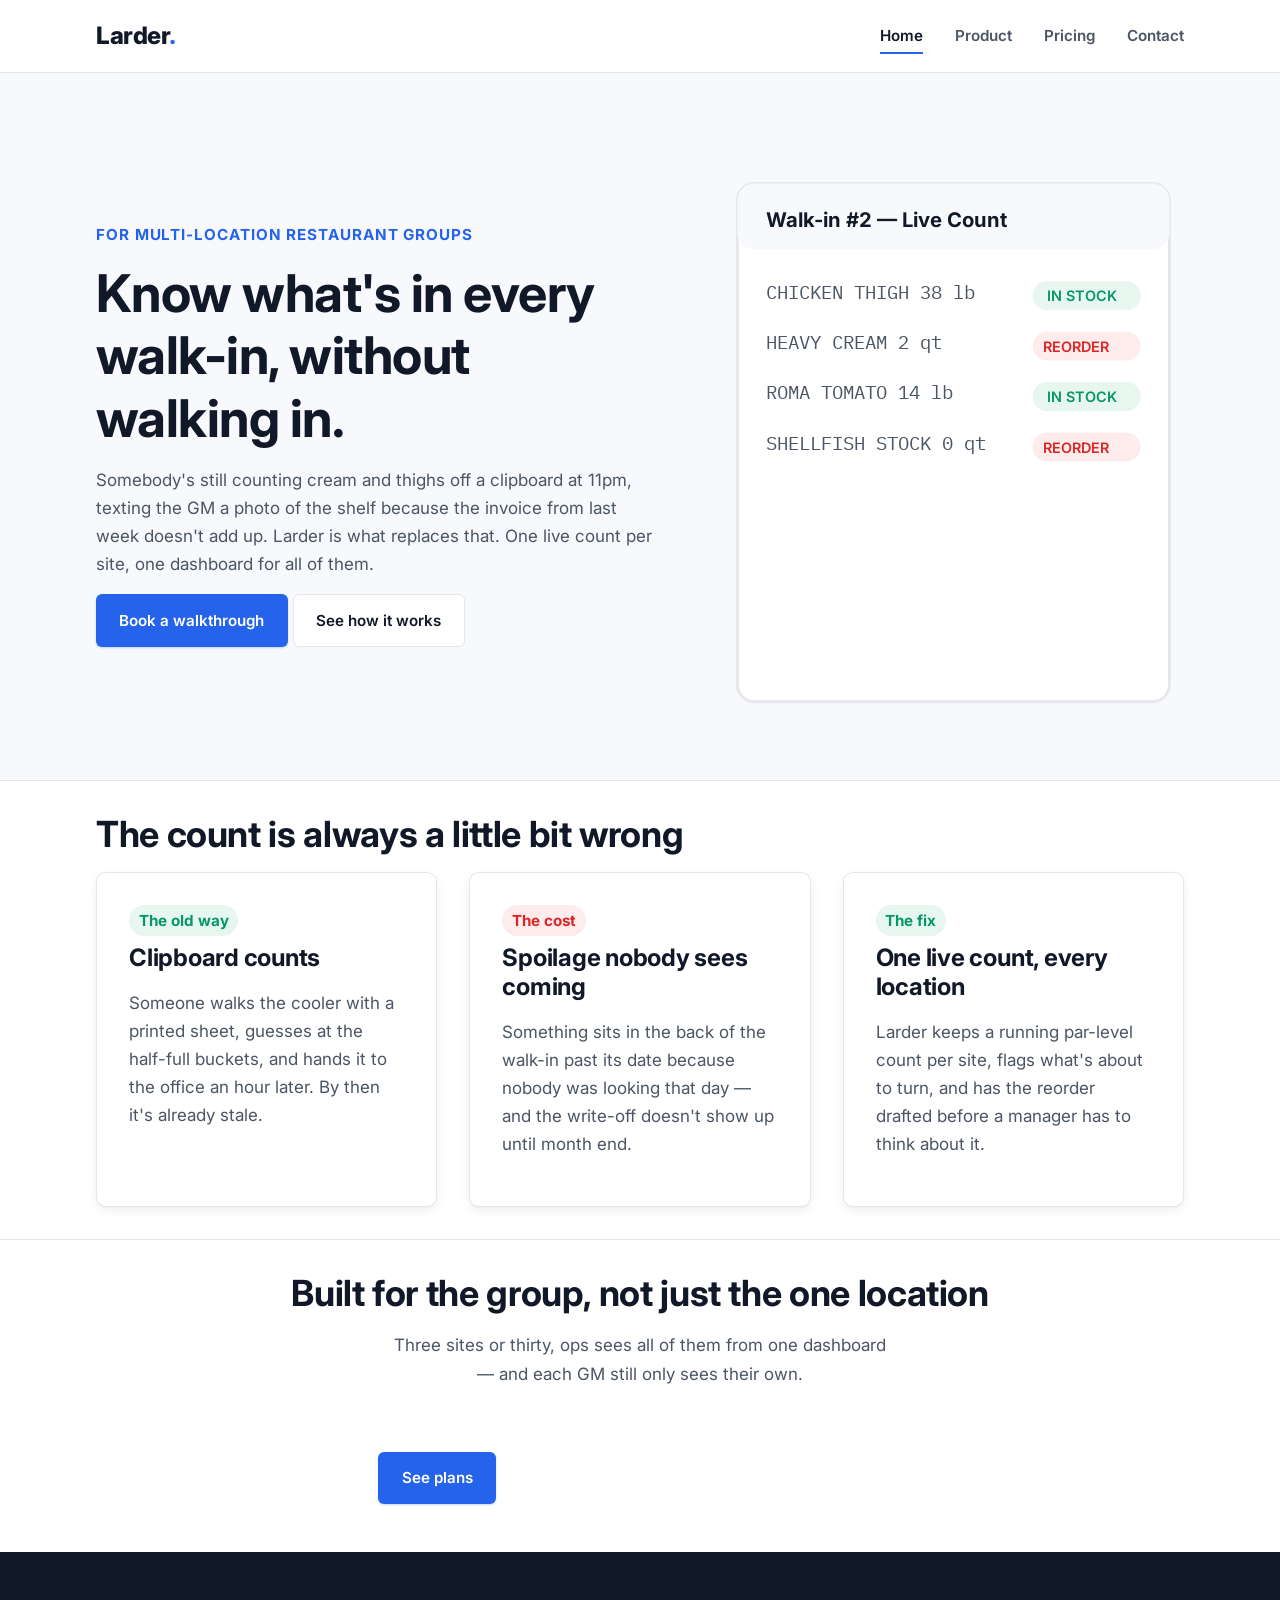
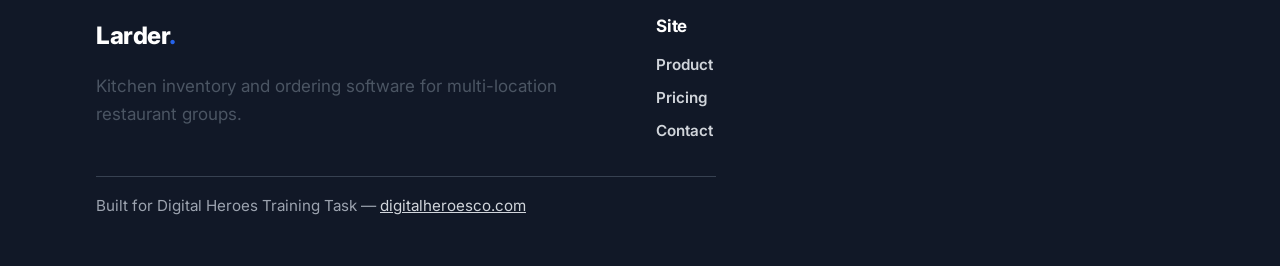
<file: index.html>
<!DOCTYPE html>
<html lang="en">
<head>
  <meta charset="UTF-8">
  <meta name="viewport" content="width=device-width, initial-scale=1.0">

  <title>Larder — Kitchen Inventory & Ordering Software for Restaurant Groups</title>
  <meta name="description" content="Larder tracks par levels, spoilage, and vendor orders across every location, so multi-unit restaurant groups stop guessing what's in the walk-in.">
  <link rel="canonical" href="https://example.com/index.html">

  <meta property="og:type" content="website">
  <meta property="og:title" content="Larder — Kitchen Inventory & Ordering Software">
  <meta property="og:description" content="Track par levels, spoilage, and vendor orders across every location — built for multi-unit restaurant groups.">
  <meta property="og:url" content="https://example.com/index.html">
  <meta name="twitter:card" content="summary_large_image">

  <link rel="preconnect" href="https://fonts.googleapis.com">
  <link rel="preconnect" href="https://fonts.gstatic.com" crossorigin>
  <link href="https://fonts.googleapis.com/css2?family=Inter:wght@400;500;600;700;800&family=IBM+Plex+Mono:wght@400;500&display=swap" rel="stylesheet">

  <link rel="stylesheet" href="css/style.css">

  
  <script type="application/ld+json">
  {
    "@context": "https://schema.org",
    "@type": "Organization",
    "name": "Larder",
    "url": "https://example.com/",
    "description": "Kitchen inventory and ordering software for multi-location restaurant groups.",
    "sameAs": []
  }
  </script>
</head>
<body>
  <a class="skip-link" href="#main">Skip to main content</a>

  <header class="site-header">
    <div class="container nav-wrap">
      <a class="logo" href="index.html">Larder<span>.</span></a>
      <button class="nav-toggle" aria-expanded="false" aria-controls="primary-nav">Menu</button>
      <nav aria-label="Primary">
        <ul class="nav-list" id="primary-nav">
          <li><a href="index.html" aria-current="page">Home</a></li>
          <li><a href="product.html">Product</a></li>
          <li><a href="pricing.html">Pricing</a></li>
          <li><a href="contact.html">Contact</a></li>
        </ul>
      </nav>
    </div>
  </header>

  <main id="main">
    
    <section class="hero">
      <div class="container hero-grid">
        <div>
          <p class="eyebrow">For multi-location restaurant groups</p>
          <h1>Know what's in every walk-in, without walking in.</h1>
          <p>Somebody's still counting cream and thighs off a clipboard at 11pm, texting the GM
            a photo of the shelf because the invoice from last week doesn't add up. Larder is
            what replaces that. One live count per site, one dashboard for all of them.</p>
          <p>
            <a class="btn btn-primary" href="contact.html">Book a walkthrough</a>
            <a class="btn btn-secondary" href="product.html">See how it works</a>
          </p>
        </div>
        <div aria-hidden="true">
          
          <svg viewBox="0 0 320 380" role="img" aria-label="Illustration of a live inventory dashboard listing stock counts">
            <rect x="10" y="10" width="300" height="360" rx="12" fill="#ffffff" stroke="#e5e7eb" stroke-width="2"/>
            <rect x="10" y="10" width="300" height="46" rx="12" fill="#f7f9fc"/>
            <text x="30" y="40" font-family="Inter" font-weight="700" font-size="14" fill="#111827">Walk-in #2 — Live Count</text>
            <text x="30" y="90" font-family="IBM Plex Mono" font-size="13" fill="#4b5563">CHICKEN THIGH   38 lb</text>
            <rect x="215" y="78" width="75" height="20" rx="10" fill="#e7f6ef"/>
            <text x="225" y="92" font-family="Inter" font-weight="600" font-size="10" fill="#059669">IN STOCK</text>
            <text x="30" y="125" font-family="IBM Plex Mono" font-size="13" fill="#4b5563">HEAVY CREAM     2 qt</text>
            <rect x="215" y="113" width="75" height="20" rx="10" fill="#fdeceb"/>
            <text x="222" y="127" font-family="Inter" font-weight="600" font-size="10" fill="#dc2626">REORDER</text>
            <text x="30" y="160" font-family="IBM Plex Mono" font-size="13" fill="#4b5563">ROMA TOMATO     14 lb</text>
            <rect x="215" y="148" width="75" height="20" rx="10" fill="#e7f6ef"/>
            <text x="225" y="162" font-family="Inter" font-weight="600" font-size="10" fill="#059669">IN STOCK</text>
            <text x="30" y="195" font-family="IBM Plex Mono" font-size="13" fill="#4b5563">SHELLFISH STOCK 0 qt</text>
            <rect x="215" y="183" width="75" height="20" rx="10" fill="#fdeceb"/>
            <text x="222" y="197" font-family="Inter" font-weight="600" font-size="10" fill="#dc2626">REORDER</text>
          </svg>
        </div>
      </div>
    </section>

    <div class="ticket-divider" aria-hidden="true"></div>

    <!-- ===== PROBLEM / PROOF ===== -->
    <section class="section-tight">
      <div class="container">
        <h2>The count is always a little bit wrong</h2>
        <div class="grid reveal">
          <div class="card">
            <span class="tag">The old way</span>
            <h3>Clipboard counts</h3>
            <p>Someone walks the cooler with a printed sheet, guesses at the half-full
              buckets, and hands it to the office an hour later. By then it's already stale.</p>
          </div>
          <div class="card">
            <span class="tag alert">The cost</span>
            <h3>Spoilage nobody sees coming</h3>
            <p>Something sits in the back of the walk-in past its date because nobody
              was looking that day — and the write-off doesn't show up until month end.</p>
          </div>
          <div class="card">
            <span class="tag">The fix</span>
            <h3>One live count, every location</h3>
            <p>Larder keeps a running par-level count per site, flags what's about
              to turn, and has the reorder drafted before a manager has to think about it.</p>
          </div>
        </div>
      </div>
    </section>

    <div class="ticket-divider" aria-hidden="true"></div>

    <section class="section-tight text-center">
      <div class="container reveal">
        <h2>Built for the group, not just the one location</h2>
        <p class="text-center" style="max-width: 45ch; margin-inline: auto;">
          Three sites or thirty, ops sees all of them from one dashboard — and
          each GM still only sees their own.
        </p>
        <p class="mt-lg"><a class="btn btn-primary" href="pricing.html">See plans</a></p>
      </div>
    </section>
  </main>

  <footer class="site-footer">
    <div class="container">
      <div class="footer-grid">
        <div>
          <p class="logo" style="color: var(--color-bg);">Larder<span style="color:var(--color-accent);">.</span></p>
          <p>Kitchen inventory and ordering software for multi-location restaurant groups.</p>
        </div>
        <nav aria-label="Footer">
          <h4 style="color: var(--color-bg);">Site</h4>
          <ul class="nav-list" style="flex-direction: column; gap: 0.5rem;">
            <li><a href="product.html">Product</a></li>
            <li><a href="pricing.html">Pricing</a></li>
            <li><a href="contact.html">Contact</a></li>
          </ul>
        </nav>
      </div>
      <p class="footer-credit">Built for Digital Heroes Training Task — <a href="https://digitalheroesco.com">digitalheroesco.com</a></p>
    </div>
  </footer>

  <script src="js/script.js" defer></script>
</body>
</html>
</file>
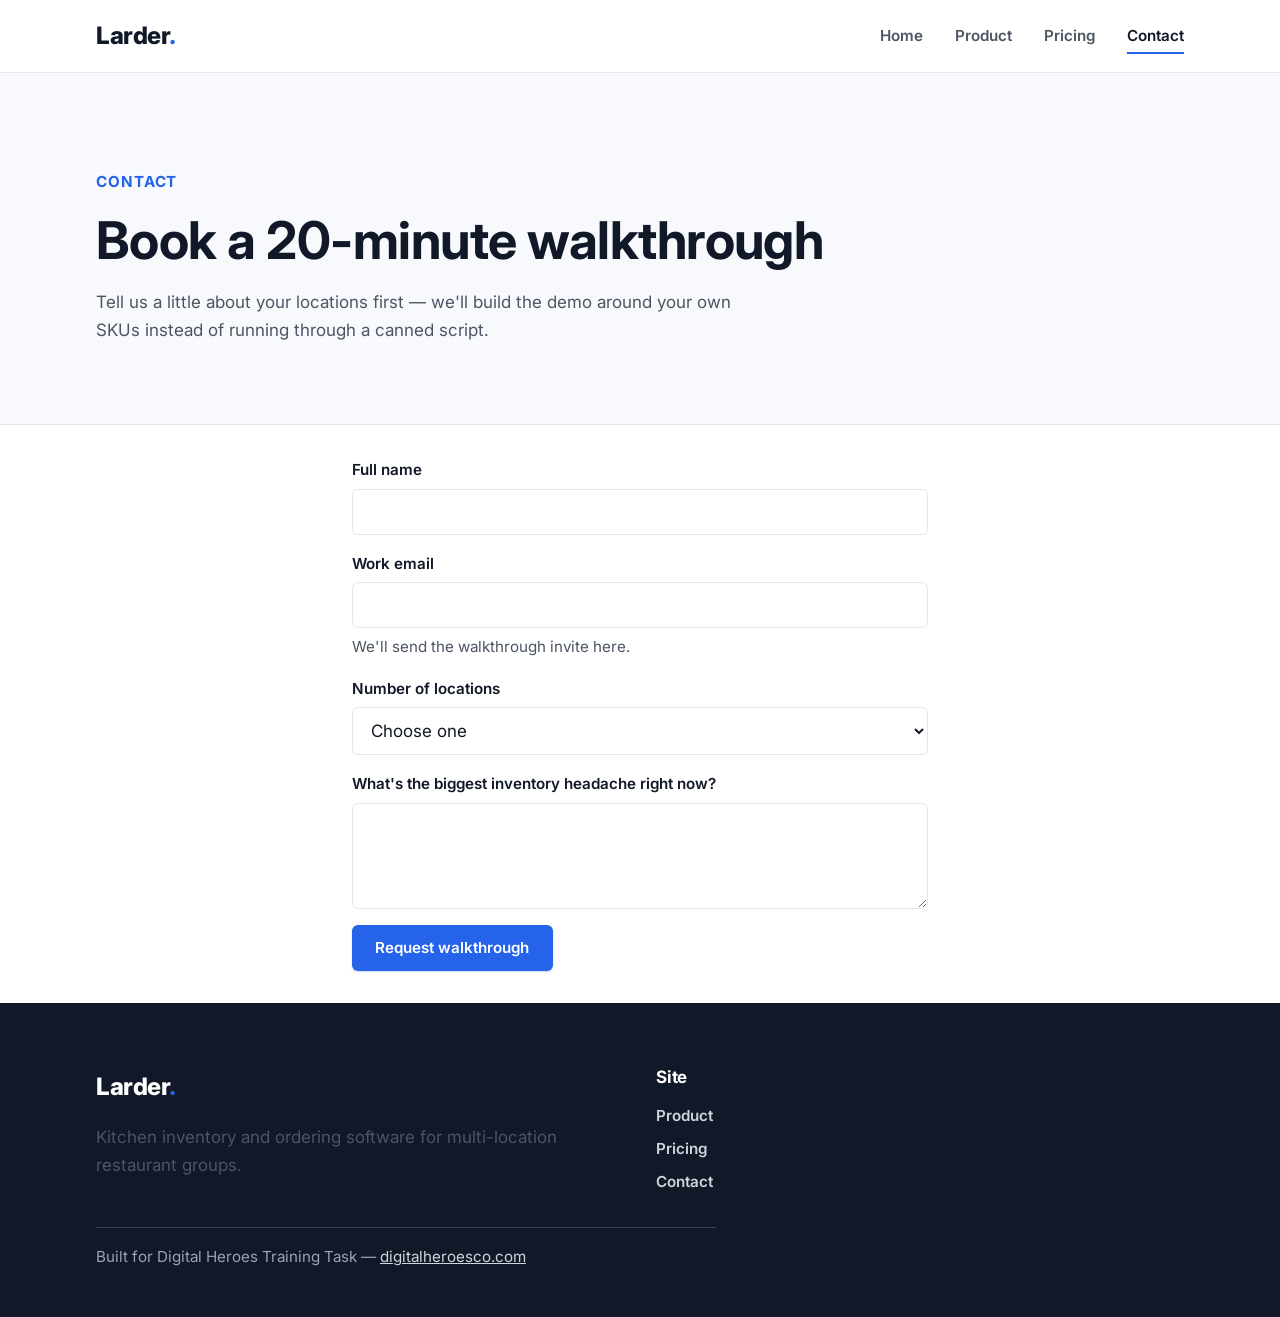
<file: contact.html>
<!DOCTYPE html>
<html lang="en">
<head>
  <meta charset="UTF-8">
  <meta name="viewport" content="width=device-width, initial-scale=1.0">

  <title>Contact — Larder Kitchen Inventory Software</title>
  <meta name="description" content="Book a Larder walkthrough or get in touch with a question about kitchen inventory software for your restaurant group.">
  <link rel="canonical" href="https://example.com/contact.html">

  <meta property="og:type" content="website">
  <meta property="og:title" content="Contact Larder">
  <meta property="og:description" content="Book a walkthrough of Larder's kitchen inventory and ordering software.">
  <meta property="og:url" content="https://example.com/contact.html">
  <meta name="twitter:card" content="summary">

  <link rel="preconnect" href="https://fonts.googleapis.com">
  <link rel="preconnect" href="https://fonts.gstatic.com" crossorigin>
  <link href="https://fonts.googleapis.com/css2?family=Inter:wght@400;500;600;700;800&family=IBM+Plex+Mono:wght@400;500&display=swap" rel="stylesheet">

  <link rel="stylesheet" href="css/style.css">
</head>
<body>
  <a class="skip-link" href="#main">Skip to main content</a>

  <header class="site-header">
    <div class="container nav-wrap">
      <a class="logo" href="index.html">Larder<span>.</span></a>
      <button class="nav-toggle" aria-expanded="false" aria-controls="primary-nav">Menu</button>
      <nav aria-label="Primary">
        <ul class="nav-list" id="primary-nav">
          <li><a href="index.html">Home</a></li>
          <li><a href="product.html">Product</a></li>
          <li><a href="pricing.html">Pricing</a></li>
          <li><a href="contact.html" aria-current="page">Contact</a></li>
        </ul>
      </nav>
    </div>
  </header>

  <main id="main">
    <section class="hero">
      <div class="container">
        <p class="eyebrow">Contact</p>
        <h1>Book a 20-minute walkthrough</h1>
        <p>Tell us a little about your locations first — we'll build the demo
          around your own SKUs instead of running through a canned script.</p>
      </div>
    </section>

    <div class="ticket-divider" aria-hidden="true"></div>

    <section class="section-tight">
      <div class="container reveal" style="max-width: 40rem;">
       
        <form id="contact-form" novalidate>
          <div class="form-field">
            <label for="name">Full name</label>
            <input type="text" id="name" name="name" autocomplete="name" required>
          </div>

          <div class="form-field">
            <label for="email">Work email</label>
            <input type="email" id="email" name="email" autocomplete="email" required aria-describedby="email-hint">
            <span class="hint" id="email-hint">We'll send the walkthrough invite here.</span>
          </div>

          <div class="form-field">
            <label for="locations">Number of locations</label>
            <select id="locations" name="locations" required>
              <option value="">Choose one</option>
              <option value="1">1</option>
              <option value="2-5">2–5</option>
              <option value="6-25">6–25</option>
              <option value="26+">26+</option>
            </select>
          </div>

          <div class="form-field">
            <label for="message">What's the biggest inventory headache right now?</label>
            <textarea id="message" name="message" rows="4"></textarea>
          </div>

          <button class="btn btn-primary" type="submit">Request walkthrough</button>
          <p class="form-status" id="form-status" role="status" aria-live="polite"></p>
        </form>
      </div>
    </section>
  </main>

  <footer class="site-footer">
    <div class="container">
      <div class="footer-grid">
        <div>
          <p class="logo" style="color: var(--color-bg);">Larder<span style="color:var(--color-accent);">.</span></p>
          <p>Kitchen inventory and ordering software for multi-location restaurant groups.</p>
        </div>
        <nav aria-label="Footer">
          <h4 style="color: var(--color-bg);">Site</h4>
          <ul class="nav-list" style="flex-direction: column; gap: 0.5rem;">
            <li><a href="product.html">Product</a></li>
            <li><a href="pricing.html">Pricing</a></li>
            <li><a href="contact.html">Contact</a></li>
          </ul>
        </nav>
      </div>
      <p class="footer-credit">Built for Digital Heroes Training Task — <a href="https://digitalheroesco.com">digitalheroesco.com</a></p>
    </div>
  </footer>

  <script src="js/script.js" defer></script>
</body>
</html>
</file>
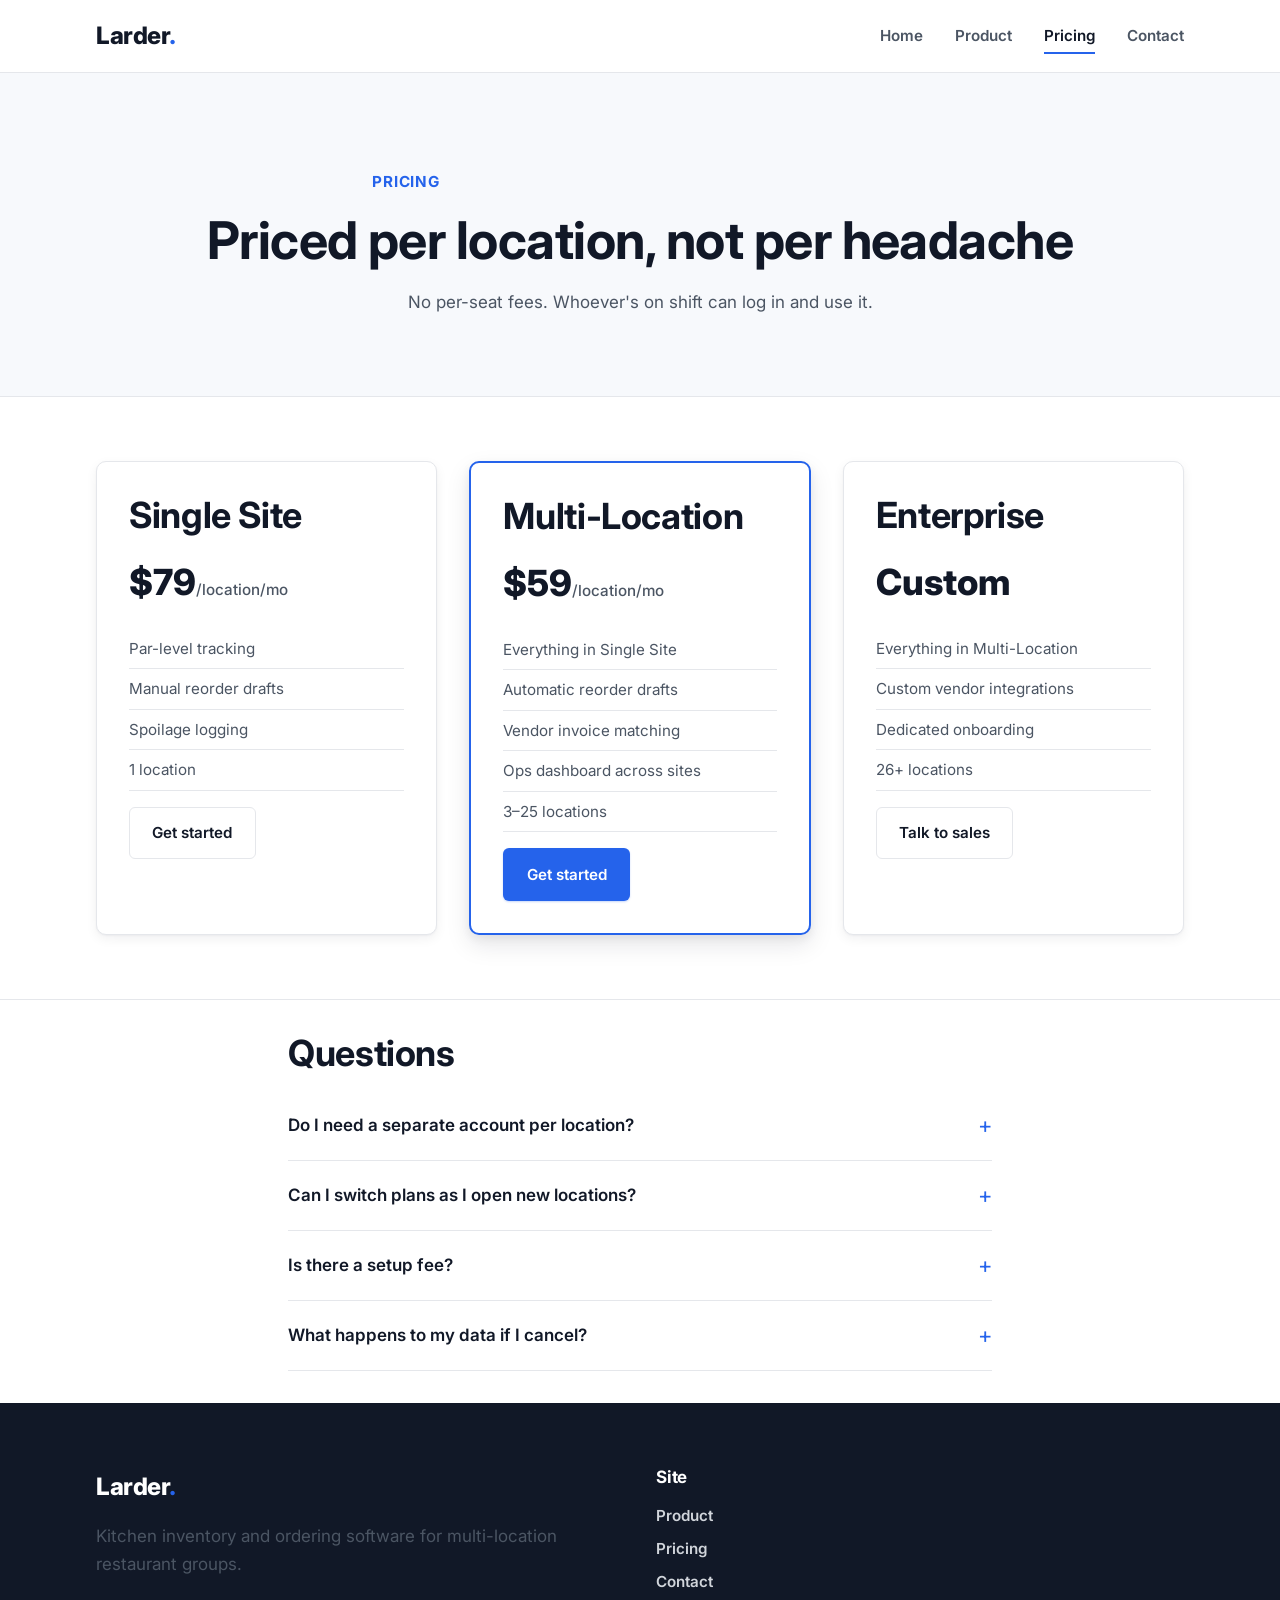
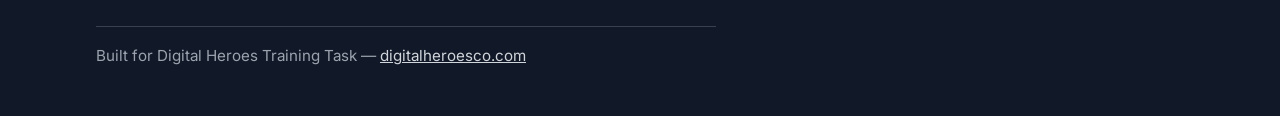
<file: pricing.html>
<!DOCTYPE html>
<html lang="en">
<head>
  <meta charset="UTF-8">
  <meta name="viewport" content="width=device-width, initial-scale=1.0">

  <title>Pricing — Larder Kitchen Inventory Software</title>
  <meta name="description" content="Larder pricing by number of locations: Single Site, Multi-Location, and Enterprise plans, with a breakdown of what's included in each.">
  <link rel="canonical" href="https://example.com/pricing.html">

  <meta property="og:type" content="website">
  <meta property="og:title" content="Larder Pricing — Plans by Number of Locations">
  <meta property="og:description" content="Single Site, Multi-Location, and Enterprise pricing for Larder's kitchen inventory software.">
  <meta property="og:url" content="https://example.com/pricing.html">
  <meta name="twitter:card" content="summary_large_image">

  <link rel="preconnect" href="https://fonts.googleapis.com">
  <link rel="preconnect" href="https://fonts.gstatic.com" crossorigin>
  <link href="https://fonts.googleapis.com/css2?family=Inter:wght@400;500;600;700;800&family=IBM+Plex+Mono:wght@400;500&display=swap" rel="stylesheet">

  <link rel="stylesheet" href="css/style.css">

  
  <script type="application/ld+json">
  {
    "@context": "https://schema.org",
    "@type": "FAQPage",
    "mainEntity": [
      {
        "@type": "Question",
        "name": "Do I need a separate account per location?",
        "acceptedAnswer": {
          "@type": "Answer",
          "text": "No. One account covers every location on your plan. Each site manager sees only their own inventory; ops sees all of them."
        }
      },
      {
        "@type": "Question",
        "name": "Can I switch plans as I open new locations?",
        "acceptedAnswer": {
          "@type": "Answer",
          "text": "Yes, plans are billed per active location and adjust automatically the month a new site goes live."
        }
      },
      {
        "@type": "Question",
        "name": "Is there a setup fee?",
        "acceptedAnswer": {
          "@type": "Answer",
          "text": "Single Site and Multi-Location have no setup fee. Enterprise includes a paid onboarding package for vendor integrations."
        }
      },
      {
        "@type": "Question",
        "name": "What happens to my data if I cancel?",
        "acceptedAnswer": {
          "@type": "Answer",
          "text": "You can export full inventory and order history as CSV at any time, including after cancellation, for 90 days."
        }
      }
    ]
  }
  </script>
</head>
<body>
  <a class="skip-link" href="#main">Skip to main content</a>

  <header class="site-header">
    <div class="container nav-wrap">
      <a class="logo" href="index.html">Larder<span>.</span></a>
      <button class="nav-toggle" aria-expanded="false" aria-controls="primary-nav">Menu</button>
      <nav aria-label="Primary">
        <ul class="nav-list" id="primary-nav">
          <li><a href="index.html">Home</a></li>
          <li><a href="product.html">Product</a></li>
          <li><a href="pricing.html" aria-current="page">Pricing</a></li>
          <li><a href="contact.html">Contact</a></li>
        </ul>
      </nav>
    </div>
  </header>

  <main id="main">
    <section class="hero">
      <div class="container text-center">
        <p class="eyebrow">Pricing</p>
        <h1>Priced per location, not per headache</h1>
        <p style="margin-inline:auto;">No per-seat fees. Whoever's on shift can log in and use it.</p>
      </div>
    </section>

    <div class="ticket-divider" aria-hidden="true"></div>

    <section>
      <div class="container">
        <div class="pricing-grid reveal">
          <div class="price-ticket">
            <h2>Single Site</h2>
            <p class="amount">$79<span>/location/mo</span></p>
            <ul>
              <li>Par-level tracking</li>
              <li>Manual reorder drafts</li>
              <li>Spoilage logging</li>
              <li>1 location</li>
            </ul>
            <a class="btn btn-secondary" href="contact.html">Get started</a>
          </div>

          <div class="price-ticket is-featured">
            <h2>Multi-Location</h2>
            <p class="amount">$59<span>/location/mo</span></p>
            <ul>
              <li>Everything in Single Site</li>
              <li>Automatic reorder drafts</li>
              <li>Vendor invoice matching</li>
              <li>Ops dashboard across sites</li>
              <li>3–25 locations</li>
            </ul>
            <a class="btn btn-primary" href="contact.html">Get started</a>
          </div>

          <div class="price-ticket">
            <h2>Enterprise</h2>
            <p class="amount">Custom</p>
            <ul>
              <li>Everything in Multi-Location</li>
              <li>Custom vendor integrations</li>
              <li>Dedicated onboarding</li>
              <li>26+ locations</li>
            </ul>
            <a class="btn btn-secondary" href="contact.html">Talk to sales</a>
          </div>
        </div>
      </div>
    </section>

    <div class="ticket-divider" aria-hidden="true"></div>

    <!-- FAQ using native <details>/<summary> — keyboard accessible and
         expandable with zero JavaScript required. -->
    <section class="section-tight">
      <div class="container reveal" style="max-width: 48rem;">
        <h2>Questions</h2>
        <details class="faq-item">
          <summary>Do I need a separate account per location?</summary>
          <p>No. One account covers every location on your plan. Each site
            manager sees only their own inventory; ops sees all of them.</p>
        </details>
        <details class="faq-item">
          <summary>Can I switch plans as I open new locations?</summary>
          <p>Yes, plans are billed per active location and adjust automatically
            the month a new site goes live.</p>
        </details>
        <details class="faq-item">
          <summary>Is there a setup fee?</summary>
          <p>Single Site and Multi-Location have no setup fee. Enterprise
            includes a paid onboarding package for vendor integrations.</p>
        </details>
        <details class="faq-item">
          <summary>What happens to my data if I cancel?</summary>
          <p>You can export full inventory and order history as CSV at any
            time, including after cancellation, for 90 days.</p>
        </details>
      </div>
    </section>
  </main>

  <footer class="site-footer">
    <div class="container">
      <div class="footer-grid">
        <div>
          <p class="logo" style="color: var(--color-bg);">Larder<span style="color:var(--color-accent);">.</span></p>
          <p>Kitchen inventory and ordering software for multi-location restaurant groups.</p>
        </div>
        <nav aria-label="Footer">
          <h4 style="color: var(--color-bg);">Site</h4>
          <ul class="nav-list" style="flex-direction: column; gap: 0.5rem;">
            <li><a href="product.html">Product</a></li>
            <li><a href="pricing.html">Pricing</a></li>
            <li><a href="contact.html">Contact</a></li>
          </ul>
        </nav>
      </div>
      <p class="footer-credit">Built for Digital Heroes Training Task — <a href="https://digitalheroesco.com">digitalheroesco.com</a></p>
    </div>
  </footer>

  <script src="js/script.js" defer></script>
</body>
</html>
</file>
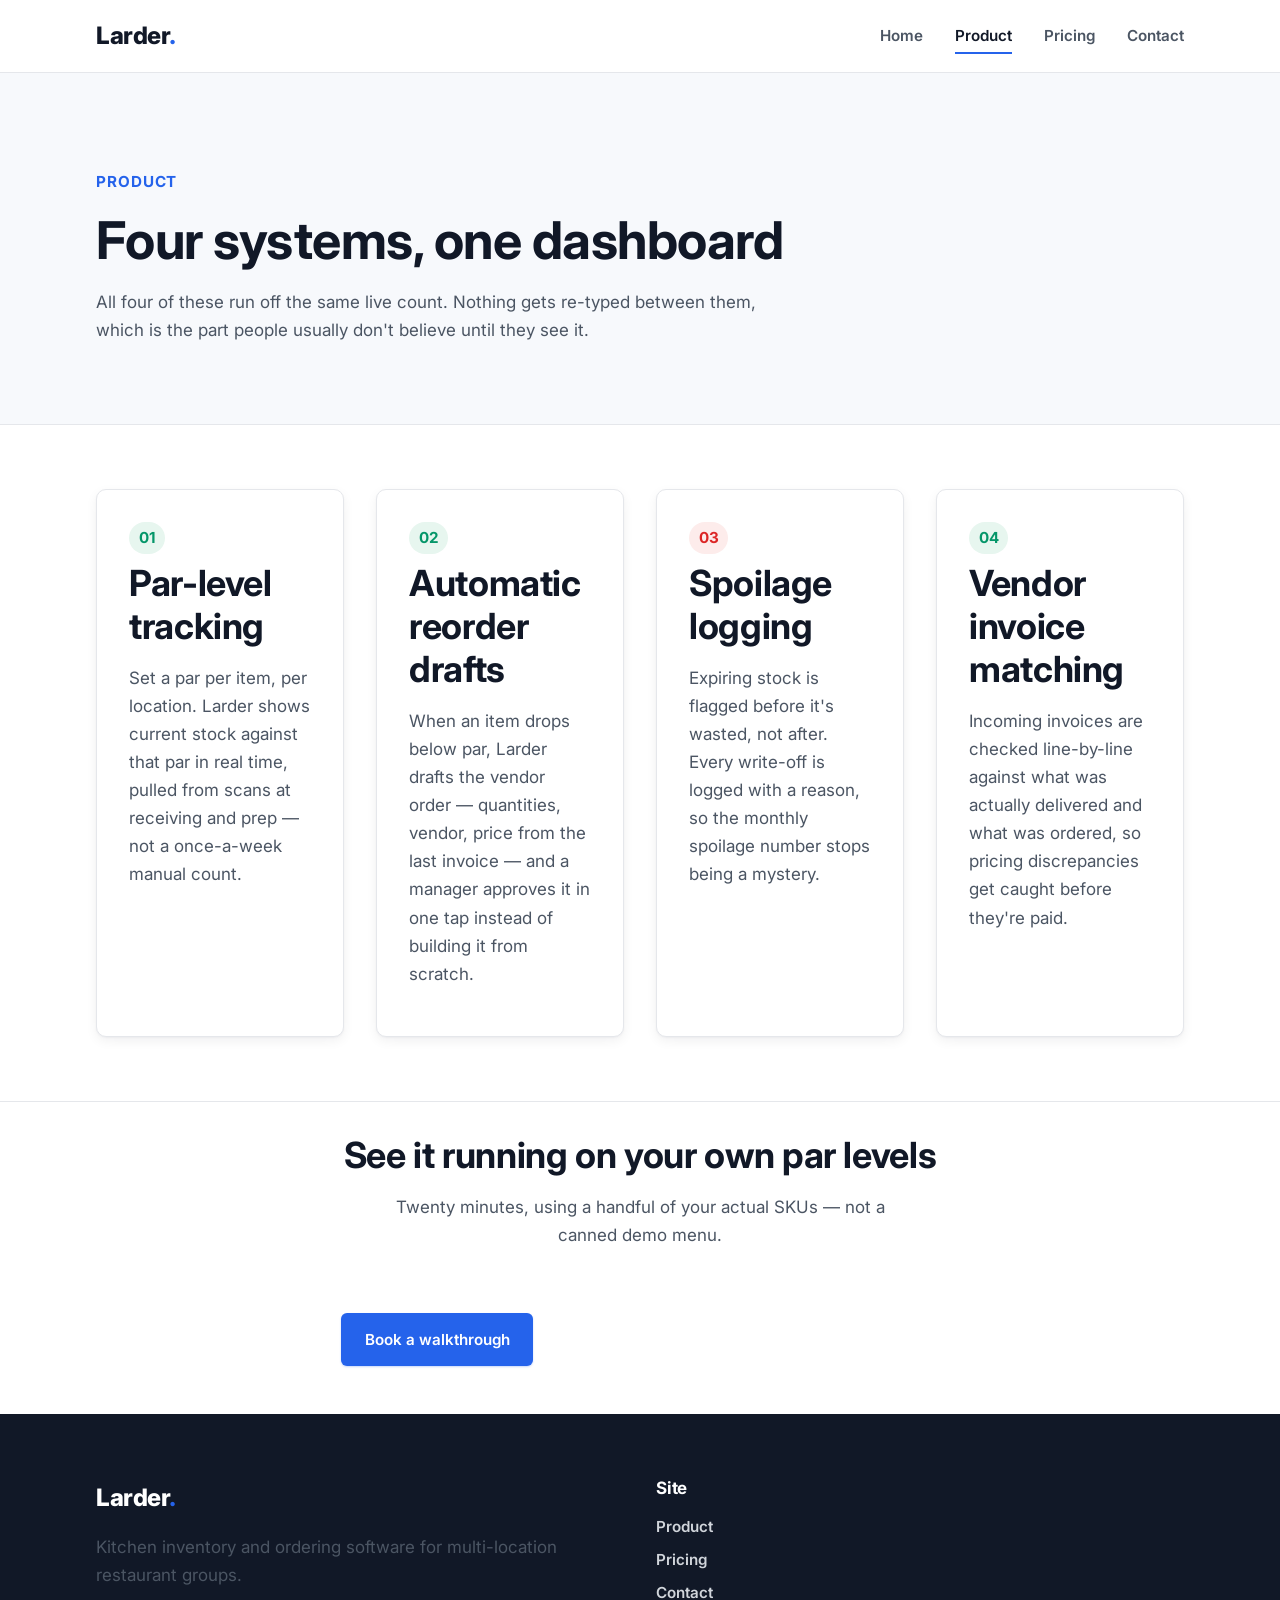
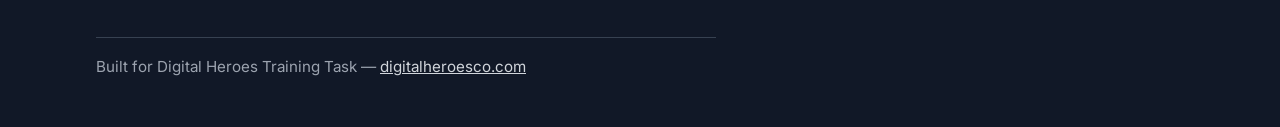
<file: product.html>
<!DOCTYPE html>
<html lang="en">
<head>
  <meta charset="UTF-8">
  <meta name="viewport" content="width=device-width, initial-scale=1.0">

  <title>Product — Larder Kitchen Inventory Software</title>
  <meta name="description" content="See how Larder tracks par levels, automates reorders, logs spoilage, and syncs inventory across every restaurant location in real time.">
  <link rel="canonical" href="https://example.com/product.html">

  <meta property="og:type" content="website">
  <meta property="og:title" content="Larder Product — Par Levels, Reorders, Spoilage Tracking">
  <meta property="og:description" content="A walkthrough of how Larder tracks inventory across every location of a restaurant group.">
  <meta property="og:url" content="https://example.com/product.html">
  <meta name="twitter:card" content="summary_large_image">

  <link rel="preconnect" href="https://fonts.googleapis.com">
  <link rel="preconnect" href="https://fonts.gstatic.com" crossorigin>
  <link href="https://fonts.googleapis.com/css2?family=Inter:wght@400;500;600;700;800&family=IBM+Plex+Mono:wght@400;500&display=swap" rel="stylesheet">

  <link rel="stylesheet" href="css/style.css">


  <script type="application/ld+json">
  {
    "@context": "https://schema.org",
    "@type": "SoftwareApplication",
    "name": "Larder",
    "applicationCategory": "BusinessApplication",
    "operatingSystem": "Web",
    "description": "Kitchen inventory and ordering software for multi-location restaurant groups: par-level tracking, automated reorders, spoilage logging, and vendor invoice matching.",
    "offers": {
      "@type": "Offer",
      "priceCurrency": "USD",
      "url": "https://example.com/pricing.html"
    }
  }
  </script>
</head>
<body>
  <a class="skip-link" href="#main">Skip to main content</a>

  <header class="site-header">
    <div class="container nav-wrap">
      <a class="logo" href="index.html">Larder<span>.</span></a>
      <button class="nav-toggle" aria-expanded="false" aria-controls="primary-nav">Menu</button>
      <nav aria-label="Primary">
        <ul class="nav-list" id="primary-nav">
          <li><a href="index.html">Home</a></li>
          <li><a href="product.html" aria-current="page">Product</a></li>
          <li><a href="pricing.html">Pricing</a></li>
          <li><a href="contact.html">Contact</a></li>
        </ul>
      </nav>
    </div>
  </header>

  <main id="main">
    <section class="hero">
      <div class="container">
        <p class="eyebrow">Product</p>
        <h1>Four systems, one dashboard</h1>
        <p>All four of these run off the same live count. Nothing gets
          re-typed between them, which is the part people usually don't believe until they see it.</p>
      </div>
    </section>

    <div class="ticket-divider" aria-hidden="true"></div>

    <section>
      <div class="container">
        <div class="grid reveal">
          <article class="card">
            <span class="tag">01</span>
            <h2>Par-level tracking</h2>
            <p>Set a par per item, per location. Larder shows current stock against
              that par in real time, pulled from scans at receiving and prep —
              not a once-a-week manual count.</p>
          </article>

          <article class="card">
            <span class="tag">02</span>
            <h2>Automatic reorder drafts</h2>
            <p>When an item drops below par, Larder drafts the vendor order —
              quantities, vendor, price from the last invoice — and a manager
              approves it in one tap instead of building it from scratch.</p>
          </article>

          <article class="card">
            <span class="tag alert">03</span>
            <h2>Spoilage logging</h2>
            <p>Expiring stock is flagged before it's wasted, not after. Every
              write-off is logged with a reason, so the monthly spoilage number
              stops being a mystery.</p>
          </article>

          <article class="card">
            <span class="tag">04</span>
            <h2>Vendor invoice matching</h2>
            <p>Incoming invoices are checked line-by-line against what was
              actually delivered and what was ordered, so pricing discrepancies
              get caught before they're paid.</p>
          </article>
        </div>
      </div>
    </section>

    <div class="ticket-divider" aria-hidden="true"></div>

    <section class="section-tight text-center">
      <div class="container reveal">
        <h2>See it running on your own par levels</h2>
        <p class="text-center" style="max-width: 45ch; margin-inline: auto;">
          Twenty minutes, using a handful of your actual SKUs — not a canned demo menu.
        </p>
        <p class="mt-lg"><a class="btn btn-primary" href="contact.html">Book a walkthrough</a></p>
      </div>
    </section>
  </main>

  <footer class="site-footer">
    <div class="container">
      <div class="footer-grid">
        <div>
          <p class="logo" style="color: var(--color-bg);">Larder<span style="color:var(--color-accent);">.</span></p>
          <p>Kitchen inventory and ordering software for multi-location restaurant groups.</p>
        </div>
        <nav aria-label="Footer">
          <h4 style="color: var(--color-bg);">Site</h4>
          <ul class="nav-list" style="flex-direction: column; gap: 0.5rem;">
            <li><a href="product.html">Product</a></li>
            <li><a href="pricing.html">Pricing</a></li>
            <li><a href="contact.html">Contact</a></li>
          </ul>
        </nav>
      </div>
      <p class="footer-credit">Built for Digital Heroes Training Task — <a href="https://digitalheroesco.com">digitalheroesco.com</a></p>
    </div>
  </footer>

  <script src="js/script.js" defer></script>
</body>
</html>
</file>
<file: css/style.css>
:root {
  --color-bg: #ffffff;
  --color-surface: #f7f9fc;
  --color-ink: #111827;
  --color-ink-soft: #4b5563;
  --color-accent: #2563eb;
  --color-accent-dark: #1d4ed8;
  --color-accent-tint: #eaf1fe;
  --color-green: #059669;
  --color-green-tint: #e7f6ef;
  --color-red: #dc2626;
  --color-red-tint: #fdeceb;
  --color-line: #e5e7eb;

  --font-display: 'Inter', -apple-system, BlinkMacSystemFont, sans-serif;
  --font-body: 'Inter', -apple-system, BlinkMacSystemFont, sans-serif;
  --font-mono: 'IBM Plex Mono', 'Courier New', monospace;

  --step-1: clamp(0.85rem, 0.8rem + 0.2vw, 0.95rem);
  --step0: clamp(1rem, 0.95rem + 0.25vw, 1.0625rem);
  --step1: clamp(1.25rem, 1.1rem + 0.6vw, 1.5rem);
  --step2: clamp(1.75rem, 1.5rem + 1vw, 2.25rem);
  --step3: clamp(2.25rem, 1.85rem + 2vw, 3.25rem);

  --space-xs: 0.5rem;
  --space-sm: 1rem;
  --space-md: 2rem;
  --space-lg: 4rem;
  --space-xl: 6rem;

  --radius: 10px;
  --radius-sm: 6px;
  --shadow: 0 1px 2px rgba(17,24,39,0.04), 0 4px 12px rgba(17,24,39,0.06);
  --shadow-hover: 0 4px 10px rgba(17,24,39,0.06), 0 10px 24px rgba(17,24,39,0.10);
  --max-width: 72rem;
}

*, *::before, *::after { box-sizing: border-box; }
html { scroll-behavior: smooth; }
@media (prefers-reduced-motion: reduce) {
  html { scroll-behavior: auto; }
  * { animation-duration: 0.01ms !important; transition-duration: 0.01ms !important; }
}

body {
  margin: 0;
  background: var(--color-bg);
  color: var(--color-ink);
  font-family: var(--font-body);
  font-size: var(--step0);
  line-height: 1.65;
  -webkit-font-smoothing: antialiased;
}

h1, h2, h3, h4 {
  font-family: var(--font-display);
  font-weight: 700;
  letter-spacing: -0.01em;
  line-height: 1.2;
  margin: 0 0 var(--space-sm);
  color: var(--color-ink);
}
h1 { font-size: var(--step3); }
h2 { font-size: var(--step2); }
h3 { font-size: var(--step1); }
h4 { font-size: var(--step0); }

p { margin: 0 0 var(--space-sm); max-width: 62ch; color: var(--color-ink-soft); }
a { color: var(--color-accent); }
img, svg { max-width: 100%; display: block; }

.container {
  max-width: var(--max-width);
  margin-inline: auto;
  padding-inline: var(--space-md);
}
.skip-link {
  position: absolute;
  left: -999px;
  top: auto;
  background: var(--color-ink);
  color: #fff;
  padding: 0.75rem 1.25rem;
  z-index: 100;
  border-radius: var(--radius-sm);
}
.skip-link:focus { left: var(--space-sm); top: var(--space-sm); }

:focus-visible {
  outline: 3px solid var(--color-accent);
  outline-offset: 2px;
  border-radius: 2px;
}


.site-header {
  border-bottom: 1px solid var(--color-line);
  background: rgba(255,255,255,0.9);
  backdrop-filter: saturate(180%) blur(8px);
  position: sticky;
  top: 0;
  z-index: 50;
}
.nav-wrap {
  display: flex;
  align-items: center;
  justify-content: space-between;
  padding-block: var(--space-sm);
}
.logo {
  font-family: var(--font-display);
  font-weight: 800;
  font-size: var(--step1);
  text-decoration: none;
  color: var(--color-ink);
  letter-spacing: -0.02em;
}
.logo span { color: var(--color-accent); }

.nav-toggle {
  display: none;
  background: none;
  border: 1px solid var(--color-line);
  border-radius: var(--radius-sm);
  padding: 0.4rem 0.7rem;
  font-family: var(--font-body);
  font-weight: 600;
  cursor: pointer;
}

.nav-list {
  list-style: none;
  display: flex;
  gap: var(--space-md);
  margin: 0;
  padding: 0;
  font-size: var(--step-1);
  font-weight: 600;
}
.nav-list a {
  text-decoration: none;
  color: var(--color-ink-soft);
  padding: 0.4rem 0;
  border-bottom: 2px solid transparent;
  transition: color 0.15s ease, border-color 0.15s ease;
}
.nav-list a:hover,
.nav-list a[aria-current="page"] {
  color: var(--color-ink);
  border-bottom-color: var(--color-accent);
}

@media (max-width: 720px) {
  .nav-toggle { display: block; }
  .nav-list {
    flex-direction: column;
    gap: var(--space-sm);
    position: absolute;
    top: 100%;
    left: 0;
    right: 0;
    background: var(--color-bg);
    border-bottom: 1px solid var(--color-line);
    padding: var(--space-sm) var(--space-md) var(--space-md);
    display: none;
  }
  .nav-list.is-open { display: flex; }
}


.btn {
  display: inline-block;
  font-family: var(--font-body);
  font-weight: 600;
  font-size: var(--step-1);
  text-decoration: none;
  padding: 0.8rem 1.4rem;
  border-radius: var(--radius-sm);
  border: 1px solid transparent;
  cursor: pointer;
  transition: background 0.15s ease, box-shadow 0.15s ease, border-color 0.15s ease;
}
.btn-primary {
  background: var(--color-accent);
  color: #fff;
  box-shadow: 0 1px 2px rgba(37,99,235,0.25);
}
.btn-primary:hover { background: var(--color-accent-dark); }
.btn-secondary {
  background: #fff;
  color: var(--color-ink);
  border-color: var(--color-line);
}
.btn-secondary:hover { border-color: var(--color-ink); }


.ticket-divider {
  height: 1px;
  width: 100%;
  background: var(--color-line);
  margin: 0;
}
section { padding-block: var(--space-lg); }
.section-tight { padding-block: var(--space-md); }

.hero {
  padding-block: var(--space-xl) var(--space-lg);
  background: var(--color-surface);
}
.hero .eyebrow {
  color: var(--color-accent);
  font-weight: 700;
  text-transform: uppercase;
  letter-spacing: 0.06em;
  font-size: var(--step-1);
}
.hero-grid {
  display: grid;
  grid-template-columns: 1.1fr 0.9fr;
  gap: var(--space-lg);
  align-items: center;
}
@media (max-width: 800px) {
  .hero-grid { grid-template-columns: 1fr; }
}


.grid {
  display: grid;
  grid-template-columns: repeat(auto-fit, minmax(15rem, 1fr));
  gap: var(--space-md);
}
.card {
  background: #fff;
  border: 1px solid var(--color-line);
  border-radius: var(--radius);
  padding: var(--space-md);
  box-shadow: var(--shadow);
  transition: box-shadow 0.15s ease, transform 0.15s ease;
}
.card:hover { box-shadow: var(--shadow-hover); transform: translateY(-2px); }
.card .tag {
  display: inline-block;
  font-size: var(--step-1);
  font-weight: 700;
  color: var(--color-green);
  background: var(--color-green-tint);
  padding: 0.2rem 0.6rem;
  border-radius: 999px;
  margin-bottom: var(--space-xs);
}
.card .tag.alert { background: var(--color-red-tint); color: var(--color-red); }

.pricing-grid {
  display: grid;
  grid-template-columns: repeat(auto-fit, minmax(16rem, 1fr));
  gap: var(--space-md);
}
.price-ticket {
  background: #fff;
  border: 1px solid var(--color-line);
  border-radius: var(--radius);
  padding: var(--space-md);
  position: relative;
  box-shadow: var(--shadow);
}
.price-ticket.is-featured {
  border: 2px solid var(--color-accent);
  box-shadow: var(--shadow-hover);
}
.price-ticket .amount {
  font-family: var(--font-display);
  font-weight: 800;
  font-size: var(--step2);
  color: var(--color-ink);
}
.price-ticket .amount span {
  font-size: var(--step-1);
  font-weight: 500;
  color: var(--color-ink-soft);
}
.price-ticket ul { list-style: none; padding: 0; margin: var(--space-sm) 0; }
.price-ticket li {
  padding: 0.45rem 0;
  border-bottom: 1px solid var(--color-line);
  font-size: var(--step-1);
  color: var(--color-ink-soft);
}


.faq-item {
  border-bottom: 1px solid var(--color-line);
  padding-block: var(--space-sm);
}
.faq-item summary {
  font-family: var(--font-display);
  font-weight: 600;
  font-size: var(--step0);
  cursor: pointer;
  list-style: none;
  display: flex;
  justify-content: space-between;
  align-items: center;
  color: var(--color-ink);
}
.faq-item summary::-webkit-details-marker { display: none; }
.faq-item summary::after {
  content: '+';
  color: var(--color-accent);
  font-size: 1.4rem;
  font-weight: 400;
}
.faq-item[open] summary::after { content: '\2212'; }
.faq-item p { margin-top: var(--space-sm); }

.form-field {
  margin-bottom: var(--space-sm);
  display: flex;
  flex-direction: column;
  gap: 0.4rem;
}
label {
  font-family: var(--font-body);
  font-weight: 600;
  font-size: var(--step-1);
  color: var(--color-ink);
}
input, textarea, select {
  font-family: var(--font-body);
  font-size: var(--step0);
  padding: 0.75rem 0.9rem;
  border: 1px solid var(--color-line);
  border-radius: var(--radius-sm);
  background: #fff;
  color: var(--color-ink);
  transition: border-color 0.15s ease, box-shadow 0.15s ease;
}
input:focus, textarea:focus, select:focus {
  border-color: var(--color-accent);
  box-shadow: 0 0 0 3px var(--color-accent-tint);
}
.hint { font-size: var(--step-1); color: var(--color-ink-soft); }
.form-status {
  font-size: var(--step-1);
  padding: var(--space-sm);
  border-radius: var(--radius-sm);
  background: var(--color-green-tint);
  color: var(--color-green);
  display: none;
}
.form-status.is-visible { display: block; }
.site-footer {
  background: var(--color-ink);
  color: #d1d5db;
  padding-block: var(--space-lg) var(--space-md);
}
.site-footer a { color: #d1d5db; }
.site-footer a:hover { color: #fff; }
.footer-grid {
  display: grid;
  grid-template-columns: repeat(auto-fit, minmax(12rem, 1fr));
  gap: var(--space-md);
  margin-bottom: var(--space-md);
}
.footer-credit {
  border-top: 1px solid #374151;
  padding-top: var(--space-sm);
  font-size: var(--step-1);
  color: #9ca3af;
}


.visually-hidden {
  position: absolute;
  width: 1px; height: 1px;
  overflow: hidden;
  clip: rect(0 0 0 0);
  white-space: nowrap;
}
.text-center { text-align: center; }
.mt-lg { margin-top: var(--space-lg); }

.site-header {
  transition: box-shadow 0.25s ease, border-color 0.25s ease;
}
.site-header.is-scrolled {
  box-shadow: 0 1px 0 rgba(17,24,39,0.04), 0 6px 20px rgba(17,24,39,0.06);
  border-bottom-color: transparent;
}

.reveal {
  opacity: 0;
  transform: translateY(18px);
  transition: opacity 0.7s cubic-bezier(0.16, 1, 0.3, 1),
              transform 0.7s cubic-bezier(0.16, 1, 0.3, 1);
}
.reveal.is-visible { opacity: 1; transform: translateY(0); }


.reveal.grid > *,
.reveal.pricing-grid > * {
  transition-delay: calc(var(--stagger, 0) * 90ms);
}
.btn-primary {
  transition: background 0.15s ease, box-shadow 0.2s ease, transform 0.12s ease;
}
.btn-primary:hover {
  box-shadow: 0 6px 16px rgba(37,99,235,0.28);
  transform: translateY(-1px);
}
.btn-primary:active { transform: translateY(0) scale(0.98); }

.btn-secondary {
  transition: border-color 0.15s ease, background 0.15s ease, transform 0.12s ease;
}
.btn-secondary:hover { background: var(--color-surface); transform: translateY(-1px); }
.btn-secondary:active { transform: translateY(0) scale(0.98); }

.nav-list a {
  position: relative;
  border-bottom: none !important;
}
.nav-list a::after {
  content: '';
  position: absolute;
  left: 50%;
  right: 50%;
  bottom: -2px;
  height: 2px;
  background: var(--color-accent);
  transition: left 0.2s ease, right 0.2s ease;
}
.nav-list a:hover::after,
.nav-list a[aria-current="page"]::after {
  left: 0;
  right: 0;
}

.card, .price-ticket {
  transition: box-shadow 0.2s cubic-bezier(0.16,1,0.3,1), transform 0.2s cubic-bezier(0.16,1,0.3,1);
}
.card:hover, .price-ticket:hover {
  box-shadow: var(--shadow-hover);
  transform: translateY(-4px);
}

.logo { transition: transform 0.15s ease; display: inline-block; }
.logo:hover { transform: translateY(-1px); }

.faq-item summary::after { transition: transform 0.2s ease; display: inline-block; }
.faq-item[open] summary::after { transform: rotate(180deg); content: '+'; }

input, textarea, select { transition: border-color 0.15s ease, box-shadow 0.2s ease; }


.btn-primary.is-confirming {
  animation: pulse-confirm 0.4s ease;
}
@keyframes pulse-confirm {
  0% { transform: scale(1); }
  40% { transform: scale(0.96); }
  100% { transform: scale(1); }
}
</file>
